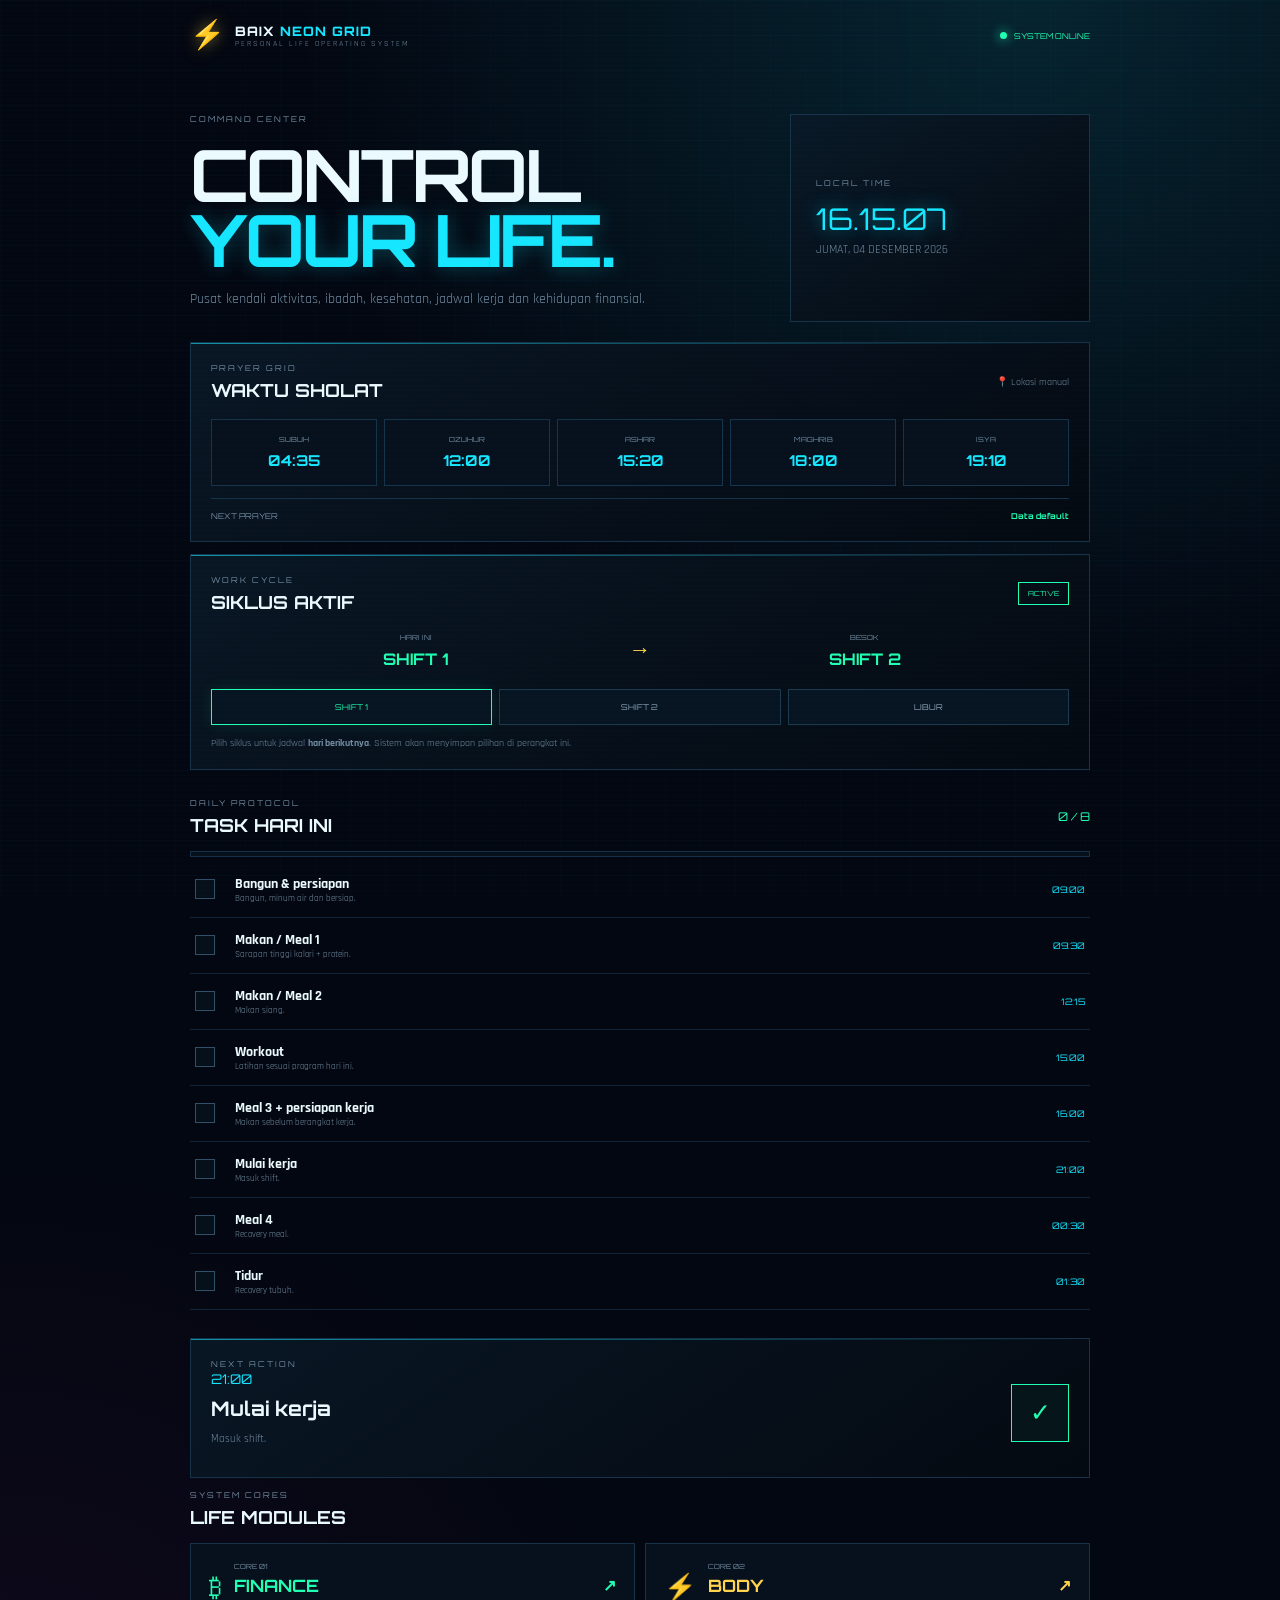
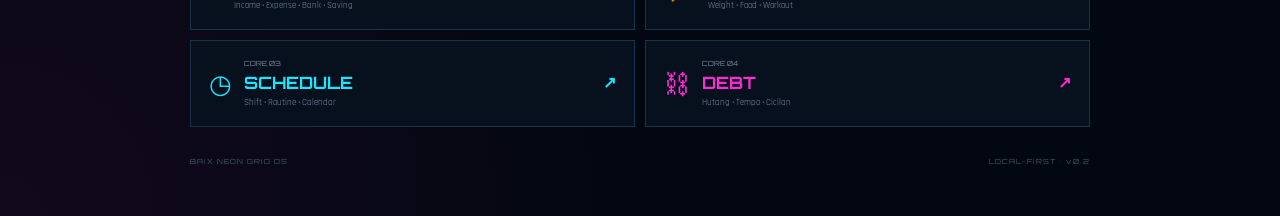
<file: index.html>
<!DOCTYPE html>
<html lang="id">
<head>
    <meta charset="UTF-8">
    <meta name="viewport" content="width=device-width, initial-scale=1.0">

    <meta name="theme-color" content="#030711">

    <title>BAIX NEON GRID OS</title>

    <link rel="stylesheet" href="style.css">
</head>

<body>

<div class="grid-background"></div>
<div class="scanlines"></div>

<div class="app">

    <!-- ================= HEADER ================= -->

    <header class="topbar">

        <div class="brand">

            <div class="brand-logo">
                ⚡
            </div>

            <div>
                <div class="brand-name">
                    BAIX <span>NEON GRID</span>
                </div>

                <div class="brand-sub">
                    PERSONAL LIFE OPERATING SYSTEM
                </div>
            </div>

        </div>

        <div class="system-status">

            <span class="status-dot"></span>

            SYSTEM ONLINE

        </div>

    </header>


    <!-- ================= CLOCK ================= -->

    <section class="hero">

        <div>

            <div class="system-label">
                COMMAND CENTER
            </div>

            <h1>
                CONTROL<br>
                <span>YOUR LIFE.</span>
            </h1>

            <p class="hero-description">
                Pusat kendali aktivitas, ibadah, kesehatan,
                jadwal kerja dan kehidupan finansial.
            </p>

        </div>


        <div class="clock-panel">

            <div class="clock-label">
                LOCAL TIME
            </div>

            <div id="clock">
                00:00:00
            </div>

            <div id="date">
                ---
            </div>

        </div>

    </section>



    <!-- ================= PRAYER ================= -->

    <section class="panel prayer-panel">

        <div class="panel-header">

            <div>
                <div class="system-label">
                    PRAYER GRID
                </div>

                <h2>
                    WAKTU SHOLAT
                </h2>
            </div>

            <div class="location-status">
                📍 <span id="location">Mendeteksi lokasi...</span>
            </div>

        </div>


        <div class="prayer-grid">

            <div class="prayer-card">
                <small>SUBUH</small>
                <strong id="subuh">--:--</strong>
            </div>

            <div class="prayer-card">
                <small>DZUHUR</small>
                <strong id="dzuhur">--:--</strong>
            </div>

            <div class="prayer-card">
                <small>ASHAR</small>
                <strong id="ashar">--:--</strong>
            </div>

            <div class="prayer-card">
                <small>MAGHRIB</small>
                <strong id="maghrib">--:--</strong>
            </div>

            <div class="prayer-card">
                <small>ISYA</small>
                <strong id="isya">--:--</strong>
            </div>

        </div>

        <div class="prayer-next">

            <span>NEXT PRAYER</span>

            <strong id="nextPrayer">
                Mendeteksi...
            </strong>

        </div>

    </section>



    <!-- ================= CYCLE ================= -->

    <section class="panel cycle-panel">

        <div class="panel-header">

            <div>
                <div class="system-label">
                    WORK CYCLE
                </div>

                <h2>
                    SIKLUS AKTIF
                </h2>
            </div>

            <div class="active-badge">
                ACTIVE
            </div>

        </div>


        <div class="current-cycle">

            <div>

                <small>
                    HARI INI
                </small>

                <strong id="currentCycle">
                    SHIFT 1
                </strong>

            </div>


            <div class="arrow">
                →
            </div>


            <div>

                <small>
                    BESOK
                </small>

                <strong id="nextCycle">
                    SHIFT 2
                </strong>

            </div>

        </div>


        <div class="cycle-buttons">

            <button data-cycle="SHIFT 1">
                SHIFT 1
            </button>

            <button data-cycle="SHIFT 2">
                SHIFT 2
            </button>

            <button data-cycle="LIBUR">
                LIBUR
            </button>

        </div>


        <div class="cycle-info">

            Pilih siklus untuk jadwal <b>hari berikutnya</b>.
            Sistem akan menyimpan pilihan di perangkat ini.

        </div>

    </section>



    <!-- ================= TASK ================= -->

    <section class="tasks-section">

        <div class="section-header">

            <div>
                <div class="system-label">
                    DAILY PROTOCOL
                </div>

                <h2>
                    TASK HARI INI
                </h2>
            </div>

            <div class="task-counter">
                <span id="doneCount">0</span> /
                <span id="totalCount">0</span>
            </div>

        </div>


        <div class="task-progress">

            <div id="taskProgress"></div>

        </div>


        <div id="taskList"></div>

    </section>



    <!-- ================= NEXT ACTION ================= -->

    <section class="panel next-panel">

        <div class="system-label">
            NEXT ACTION
        </div>

        <div class="next-action">

            <div>

                <small id="nextTaskTime">
                    --:--
                </small>

                <h2 id="nextTaskTitle">
                    Tidak ada task
                </h2>

                <p id="nextTaskDescription">
                    Semua aktivitas selesai.
                </p>

            </div>

            <button id="completeNext">
                ✓
            </button>

        </div>

    </section>



    <!-- ================= CORE SYSTEM ================= -->

    <section class="core-section">

        <div class="section-header">

            <div>

                <div class="system-label">
                    SYSTEM CORES
                </div>

                <h2>
                    LIFE MODULES
                </h2>

            </div>

        </div>


        <div class="core-grid">


            <a href="modules/finance/index.html"
               class="core-card finance">

                <div class="core-icon">
                    ₿
                </div>

                <div class="core-content">

                    <small>
                        CORE 01
                    </small>

                    <strong>
                        FINANCE
                    </strong>

                    <span>
                        Income • Expense • Bank • Saving
                    </span>

                </div>

                <b>↗</b>

            </a>



            <a href="modules/body/index.html"
               class="core-card body">

                <div class="core-icon">
                    ⚡
                </div>

                <div class="core-content">

                    <small>
                        CORE 02
                    </small>

                    <strong>
                        BODY
                    </strong>

                    <span>
                        Weight • Food • Workout
                    </span>

                </div>

                <b>↗</b>

            </a>



            <a href="modules/schedule/index.html"
               class="core-card schedule">

                <div class="core-icon">
                    ◷
                </div>

                <div class="core-content">

                    <small>
                        CORE 03
                    </small>

                    <strong>
                        SCHEDULE
                    </strong>

                    <span>
                        Shift • Routine • Calendar
                    </span>

                </div>

                <b>↗</b>

            </a>



            <a href="modules/debt/index.html"
               class="core-card debt">

                <div class="core-icon">
                    ⛓
                </div>

                <div class="core-content">

                    <small>
                        CORE 04
                    </small>

                    <strong>
                        DEBT
                    </strong>

                    <span>
                        Hutang • Tempo • Cicilan
                    </span>

                </div>

                <b>↗</b>

            </a>

        </div>

    </section>



    <footer>

        <span>
            BAIX NEON GRID OS
        </span>

        <span>
            LOCAL-FIRST • v0.2
        </span>

    </footer>

</div>


<div id="toast"></div>

<script src="app.js"></script>

</body>
</html>
</file>
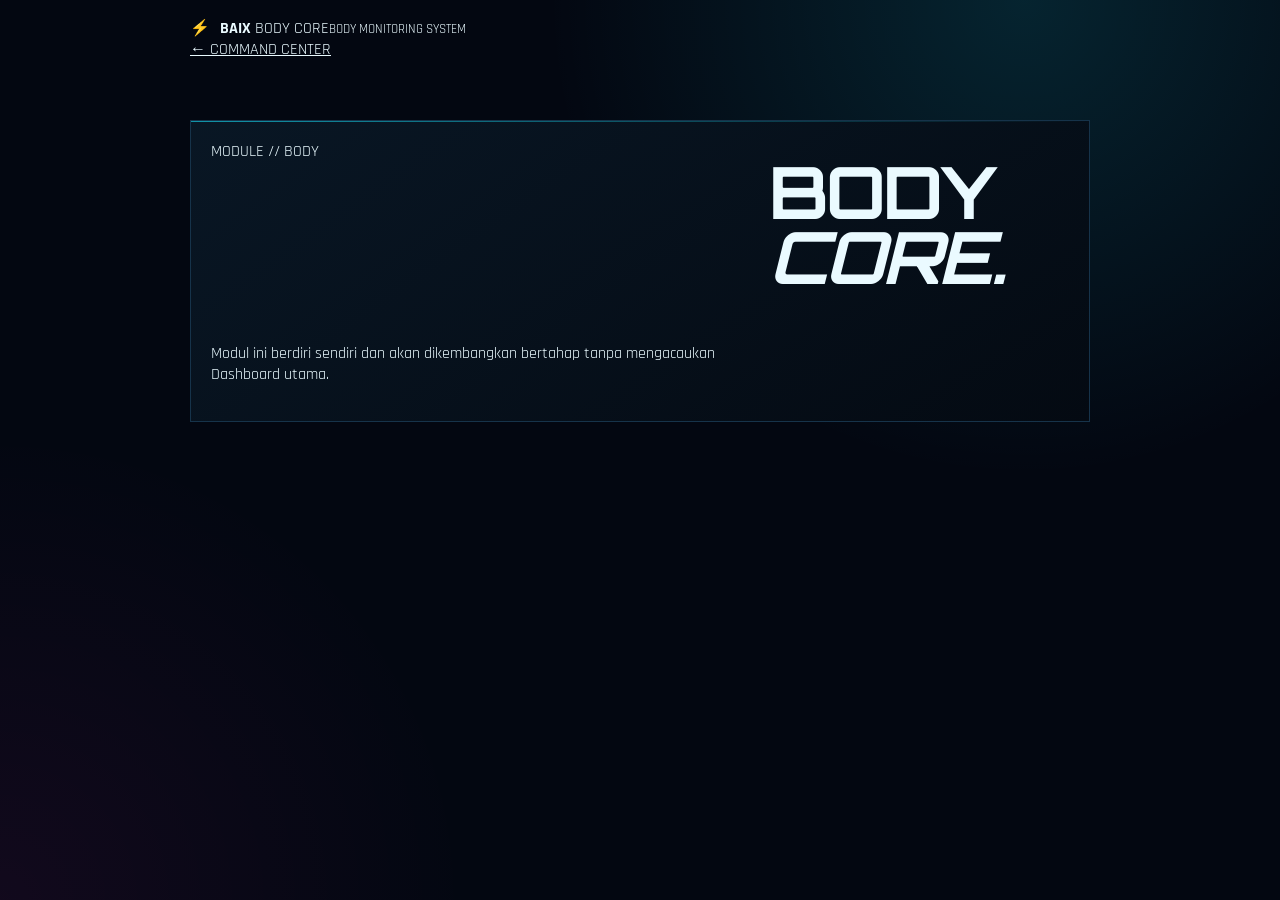
<file: modules/body/index.html>
<!doctype html><html lang="id"><head><meta charset="utf-8"><meta name="viewport" content="width=device-width,initial-scale=1"><title>BODY CORE</title><link rel="stylesheet" href="../../style.css"></head><body><div class="app"><header><div class="brand"><span class="bolt">⚡</span><div><strong>BAIX</strong> BODY CORE<small>BODY MONITORING SYSTEM</small></div></div><a class="system" href="../../index.html">← COMMAND CENTER</a></header><section class="hero panel"><div class="eyebrow">MODULE // BODY</div><h1>BODY<br><em>CORE.</em></h1><p>Modul ini berdiri sendiri dan akan dikembangkan bertahap tanpa mengacaukan Dashboard utama.</p><div class="powerline"></div></section></div></body></html>
</file>
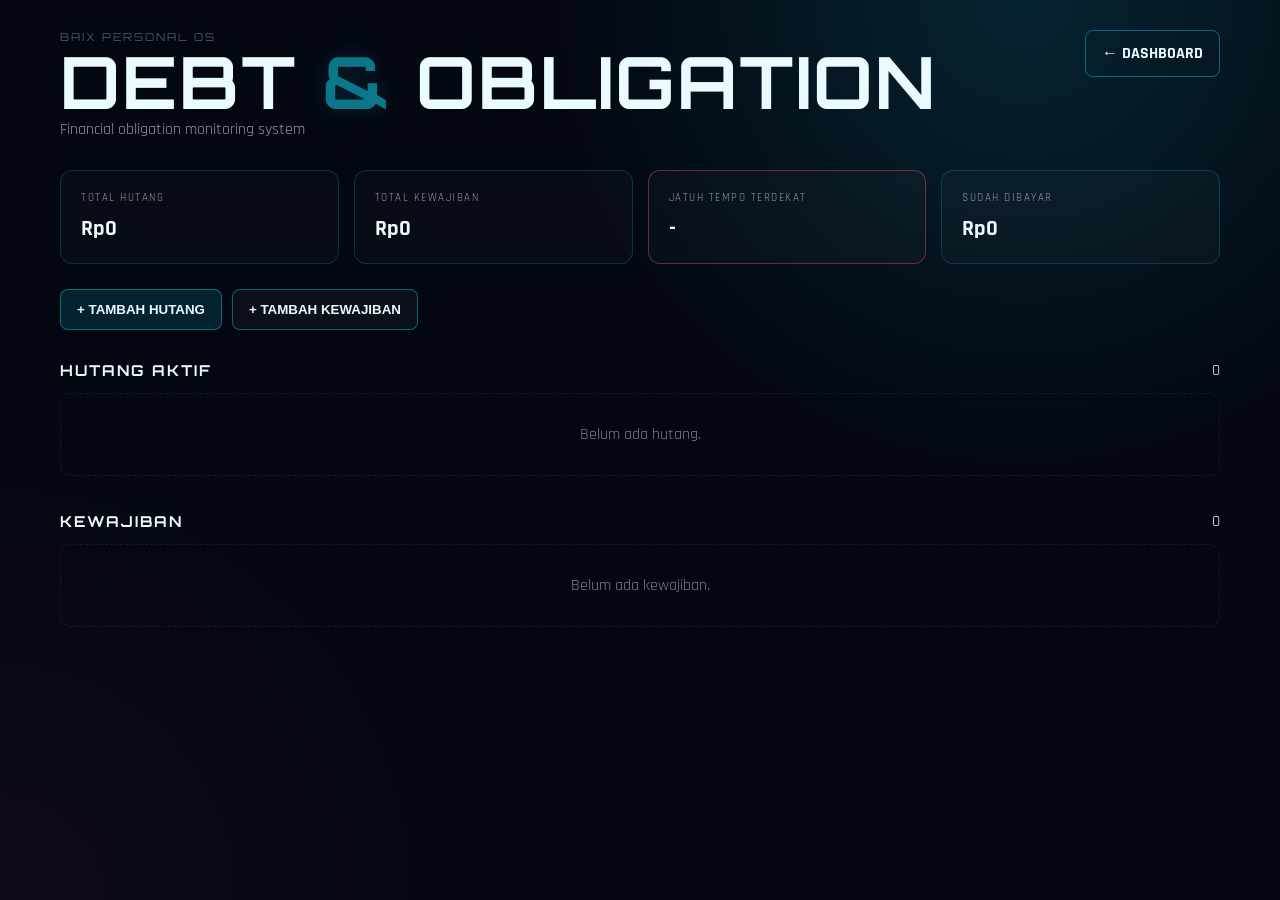
<file: modules/debt/index.html>
<!DOCTYPE html>
<html lang="id">

<head>

    <meta charset="UTF-8">

    <meta
        name="viewport"
        content="width=device-width, initial-scale=1.0"
    >

    <title>
        BAIX OS — Debt & Obligation
    </title>


    <!-- MAIN OS STYLE -->

    <link
        rel="stylesheet"
        href="../../style.css"
    >


    <!-- DEBT STYLE -->

    <link
        rel="stylesheet"
        href="debt.css"
    >

</head>


<body>

    <main class="debt-page">


        <!-- =====================================
             HEADER
        ====================================== -->

        <header class="debt-header">

            <div>

                <div class="system-label">
                    BAIX PERSONAL OS
                </div>

                <h1>
                    DEBT
                    <span>&</span>
                    OBLIGATION
                </h1>

                <p>
                    Financial obligation monitoring system
                </p>

            </div>


            <a
                href="../../index.html"
                class="back-button"
            >
                ← DASHBOARD
            </a>

        </header>



        <!-- =====================================
             OVERVIEW
        ====================================== -->

        <section class="debt-overview">


            <div class="debt-card">

                <span>
                    TOTAL HUTANG
                </span>

                <strong id="totalDebt">
                    Rp0
                </strong>

            </div>


            <div class="debt-card">

                <span>
                    TOTAL KEWAJIBAN
                </span>

                <strong id="totalObligation">
                    Rp0
                </strong>

            </div>


            <div class="debt-card danger">

                <span>
                    JATUH TEMPO TERDEKAT
                </span>

                <strong id="nearestDue">
                    -
                </strong>

            </div>


            <div class="debt-card">

                <span>
                    SUDAH DIBAYAR
                </span>

                <strong id="totalPaid">
                    Rp0
                </strong>

            </div>


        </section>



        <!-- =====================================
             ACTION
        ====================================== -->

        <section class="debt-actions">

            <button
                id="addDebt"
                class="primary-button"
            >
                + TAMBAH HUTANG
            </button>


            <button
                id="addObligation"
                class="secondary-button"
            >
                + TAMBAH KEWAJIBAN
            </button>

        </section>



        <!-- =====================================
             ACTIVE DEBT
        ====================================== -->

        <section class="debt-section">

            <div class="section-title">

                <h2>
                    HUTANG AKTIF
                </h2>

                <span id="debtCount">
                    0
                </span>

            </div>


            <div
                id="debtList"
                class="debt-list"
            >

                <div class="empty">
                    Belum ada hutang.
                </div>

            </div>

        </section>



        <!-- =====================================
             OBLIGATION
        ====================================== -->

        <section class="debt-section">

            <div class="section-title">

                <h2>
                    KEWAJIBAN
                </h2>

                <span id="obligationCount">
                    0
                </span>

            </div>


            <div
                id="obligationList"
                class="debt-list"
            >

                <div class="empty">
                    Belum ada kewajiban.
                </div>

            </div>

        </section>



        <!-- =====================================
             DEBT MODAL
        ====================================== -->

        <div
            id="debtModal"
            class="modal hidden"
        >

            <div class="modal-box">

                <div class="modal-header">

                    <div>

                        <span class="system-label">
                            DEBT CORE
                        </span>

                        <h2>
                            TAMBAH HUTANG
                        </h2>

                    </div>


                    <button
                        id="closeDebtModal"
                        class="close-button"
                    >
                        ×
                    </button>

                </div>


                <form id="debtForm">


                    <label>

                        Nama Hutang

                        <input
                            type="text"
                            id="debtName"
                            placeholder="Contoh: Hutang teman"
                            required
                        >

                    </label>



                    <label>

                        Total Hutang

                        <input
                            type="number"
                            id="debtAmount"
                            min="1"
                            placeholder="1100000"
                            required
                        >

                    </label>



                    <label>

                        Tanggal Mulai

                        <input
                            type="date"
                            id="debtStartDate"
                            required
                        >

                    </label>



                    <label>

                        Jatuh Tempo

                        <input
                            type="date"
                            id="debtDueDate"
                        >

                    </label>



                    <label>

                        Cicilan Per Bulan

                        <input
                            type="number"
                            id="debtInstallment"
                            min="0"
                            placeholder="Contoh: 200000"
                        >

                    </label>



                    <label>

                        Catatan

                        <textarea
                            id="debtNote"
                            placeholder="Catatan hutang..."
                        ></textarea>

                    </label>



                    <button
                        type="submit"
                        class="submit-button"
                    >
                        SIMPAN HUTANG
                    </button>


                </form>

            </div>

        </div>



        <!-- =====================================
             OBLIGATION MODAL
        ====================================== -->

        <div
            id="obligationModal"
            class="modal hidden"
        >

            <div class="modal-box">

                <div class="modal-header">

                    <div>

                        <span class="system-label">
                            OBLIGATION CORE
                        </span>

                        <h2>
                            TAMBAH KEWAJIBAN
                        </h2>

                    </div>


                    <button
                        id="closeObligationModal"
                        class="close-button"
                    >
                        ×
                    </button>

                </div>


                <form id="obligationForm">


                    <label>

                        Nama Kewajiban

                        <input
                            type="text"
                            id="obligationName"
                            placeholder="Contoh: UKT"
                            required
                        >

                    </label>



                    <label>

                        Jumlah

                        <input
                            type="number"
                            id="obligationAmount"
                            min="1"
                            placeholder="2702000"
                            required
                        >

                    </label>



                    <label>

                        Tanggal Kewajiban

                        <input
                            type="date"
                            id="obligationDate"
                            required
                        >

                    </label>



                    <label>

                        Cicilan

                        <input
                            type="number"
                            id="obligationInstallment"
                            min="0"
                            placeholder="Opsional"
                        >

                    </label>



                    <label>

                        Catatan

                        <textarea
                            id="obligationNote"
                            placeholder="Catatan kewajiban..."
                        ></textarea>

                    </label>



                    <button
                        type="submit"
                        class="submit-button"
                    >
                        SIMPAN KEWAJIBAN
                    </button>


                </form>

            </div>

        </div>



    </main>


    <script
        src="debt.js"
    ></script>

</body>

</html>
</file>
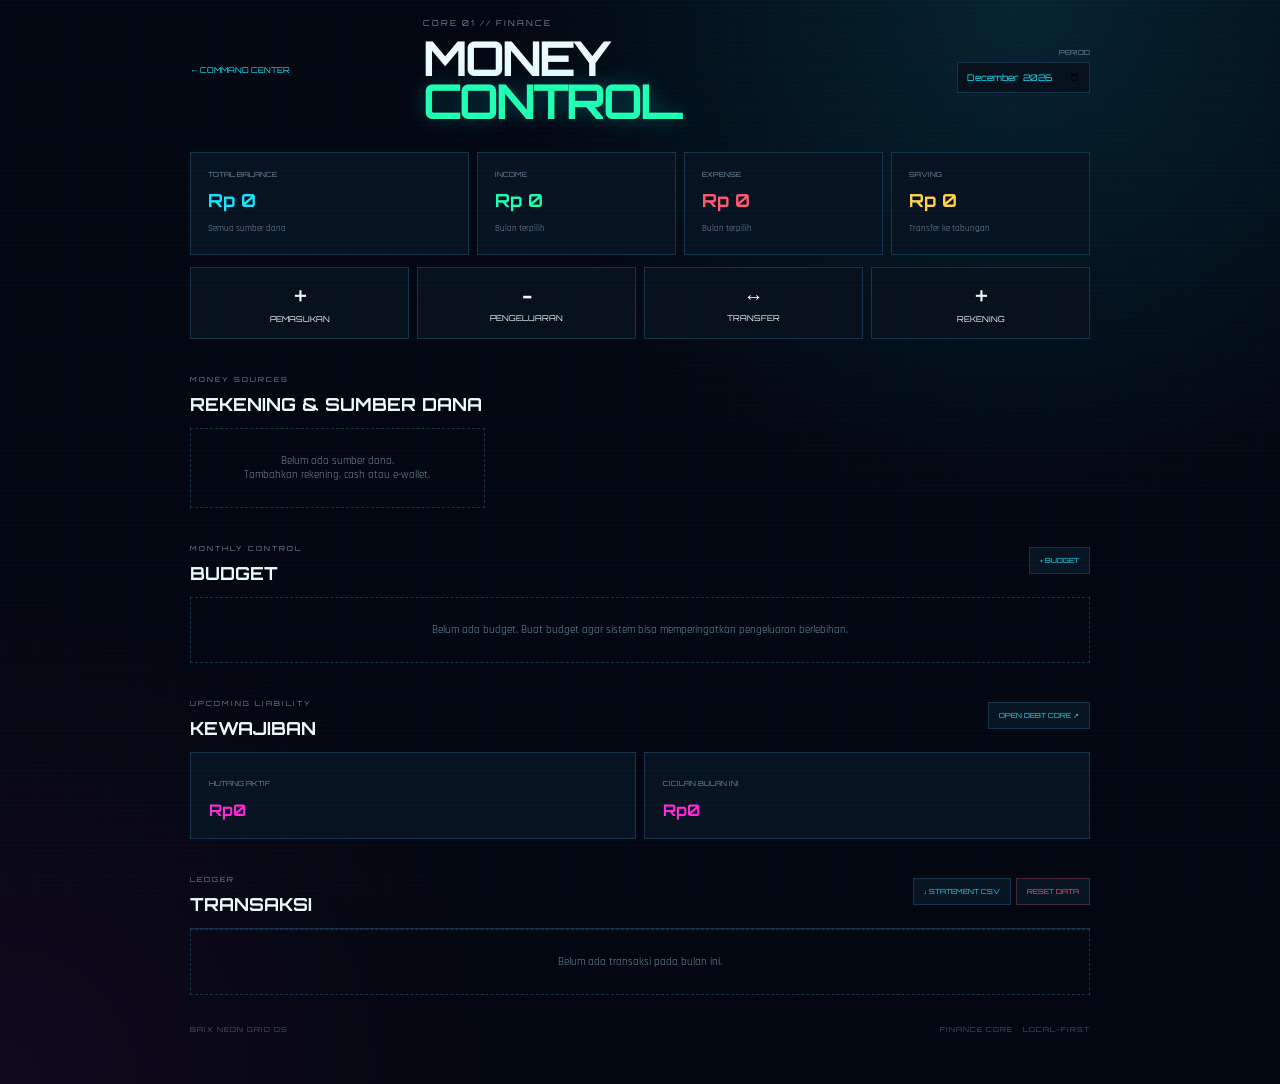
<file: modules/finance/index.html>
<!DOCTYPE html>
<html lang="id">

<head>

    <meta charset="UTF-8">

    <meta
        name="viewport"
        content="width=device-width, initial-scale=1.0"
    >

    <meta
        name="theme-color"
        content="#030711"
    >

    <title>Finance Core • BAIX</title>

    <link
        rel="stylesheet"
        href="../../style.css"
    >

    <link
        rel="stylesheet"
        href="finance.css"
    >

</head>


<body>

<div class="grid-background"></div>
<div class="scanlines"></div>


<main class="finance-app">


    <!-- HEADER -->

    <header class="finance-header">

        <a
            href="../../index.html"
            class="back-button"
        >
            ← COMMAND CENTER
        </a>


        <div class="finance-title">

            <div class="finance-code">
                CORE 01 // FINANCE
            </div>

            <h1>
                MONEY
                <span>CONTROL.</span>
            </h1>

        </div>


        <div class="finance-month">

            <label for="monthPicker">
                PERIOD
            </label>

            <input
                type="month"
                id="monthPicker"
            >

        </div>

    </header>



    <!-- ================= SUMMARY ================= -->

    <section class="money-summary">


        <div class="money-card main-balance">

            <small>
                TOTAL BALANCE
            </small>

            <strong id="totalBalance">
                Rp0
            </strong>

            <span>
                Semua sumber dana
            </span>

        </div>


        <div class="money-card income">

            <small>
                INCOME
            </small>

            <strong id="monthIncome">
                Rp0
            </strong>

            <span>
                Bulan terpilih
            </span>

        </div>


        <div class="money-card expense">

            <small>
                EXPENSE
            </small>

            <strong id="monthExpense">
                Rp0
            </strong>

            <span>
                Bulan terpilih
            </span>

        </div>


        <div class="money-card saving">

            <small>
                SAVING
            </small>

            <strong id="monthSaving">
                Rp0
            </strong>

            <span>
                Transfer ke tabungan
            </span>

        </div>


    </section>



    <!-- ================= QUICK ACTION ================= -->

    <section class="quick-actions">

        <button
            class="action income-action"
            id="openIncome"
        >
            <b>＋</b>
            PEMASUKAN
        </button>


        <button
            class="action expense-action"
            id="openExpense"
        >
            <b>−</b>
            PENGELUARAN
        </button>


        <button
            class="action transfer-action"
            id="openTransfer"
        >
            <b>↔</b>
            TRANSFER
        </button>


        <button
            class="action account-action"
            id="openAccount"
        >
            <b>＋</b>
            REKENING
        </button>

    </section>



    <!-- ================= ACCOUNTS ================= -->

    <section class="finance-section">

        <div class="section-title">

            <div>

                <small>
                    MONEY SOURCES
                </small>

                <h2>
                    REKENING & SUMBER DANA
                </h2>

            </div>

        </div>


        <div
            id="accounts"
            class="accounts-grid"
        ></div>

    </section>



    <!-- ================= BUDGET ================= -->

    <section class="finance-section">

        <div class="section-title">

            <div>

                <small>
                    MONTHLY CONTROL
                </small>

                <h2>
                    BUDGET
                </h2>

            </div>

            <button
                id="addBudget"
                class="small-button"
            >
                + BUDGET
            </button>

        </div>


        <div
            id="budgetList"
            class="budget-list"
        ></div>

    </section>



    <!-- ================= OBLIGATION ================= -->

    <section class="finance-section">

        <div class="section-title">

            <div>

                <small>
                    UPCOMING LIABILITY
                </small>

                <h2>
                    KEWAJIBAN
                </h2>

            </div>

            <a
                href="../debt/index.html"
                class="small-button"
            >
                OPEN DEBT CORE ↗
            </a>

        </div>


        <div class="obligation-grid">

            <div class="obligation-card">

                <small>
                    HUTANG AKTIF
                </small>

                <strong id="activeDebt">
                    Rp0
                </strong>

            </div>


            <div class="obligation-card">

                <small>
                    CICILAN BULAN INI
                </small>

                <strong id="monthlyDebt">
                    Rp0
                </strong>

            </div>

        </div>

    </section>



    <!-- ================= TRANSACTIONS ================= -->

    <section class="finance-section">

        <div class="section-title">

            <div>

                <small>
                    LEDGER
                </small>

                <h2>
                    TRANSAKSI
                </h2>

            </div>


            <div class="ledger-tools">

                <button
                    id="exportCsv"
                    class="small-button"
                >
                    ↓ STATEMENT CSV
                </button>

                <button
                    id="clearTransactions"
                    class="danger-button"
                >
                    RESET DATA
                </button>

            </div>

        </div>


        <div
            id="transactionList"
            class="transaction-list"
        ></div>

    </section>



    <!-- ================= MODAL ================= -->

    <div
        id="modal"
        class="modal hidden"
    >

        <div class="modal-box">

            <div class="modal-header">

                <h2 id="modalTitle">
                    TRANSACTION
                </h2>

                <button
                    id="closeModal"
                    class="close-button"
                >
                    ×
                </button>

            </div>


            <form id="transactionForm">

                <input
                    type="hidden"
                    id="transactionType"
                >


                <label>
                    Tanggal

                    <input
                        type="date"
                        id="transactionDate"
                        required
                    >

                </label>


                <label>
                    Jumlah

                    <input
                        type="number"
                        id="transactionAmount"
                        min="1"
                        required
                        placeholder="Contoh: 50000"
                    >

                </label>


                <label>
                    Kategori

                    <select
                        id="transactionCategory"
                        required
                    >

                        <option value="">
                            Pilih kategori
                        </option>

                        <option>
                            Gaji
                        </option>

                        <option>
                            Makanan
                        </option>

                        <option>
                            Rokok
                        </option>

                        <option>
                            Kontrakan
                        </option>

                        <option>
                            Listrik
                        </option>

                        <option>
                            Bensin
                        </option>

                        <option>
                            Orang Tua
                        </option>

                        <option>
                            Belanja
                        </option>

                        <option>
                            Hiburan
                        </option>

                        <option>
                            Lainnya
                        </option>

                    </select>

                </label>


                <label>
                    Sumber Dana

                    <select
                        id="transactionAccount"
                        required
                    ></select>

                </label>


                <label>
                    Catatan

                    <textarea
                        id="transactionNote"
                        placeholder="Catatan..."
                    ></textarea>

                </label>


                <button
                    type="submit"
                    class="submit-button"
                >
                    SIMPAN TRANSAKSI
                </button>

            </form>

        </div>

    </div>


    <!-- ================= TRANSFER MODAL ================= -->
<div
    id="transferModal"
    class="modal hidden"
>

    <div class="modal-box">

        <div class="modal-header">

            <h2>
                ↔ TRANSFER DANA
            </h2>

            <button
                id="closeTransferModal"
                class="close-button"
            >
                ×
            </button>

        </div>


        <form id="transferForm">

            <label>
                Tanggal

                <input
                    type="date"
                    id="transferDate"
                    required
                >
            </label>


            <label>
                Dari Rekening

                <select
                    id="transferFrom"
                    required
                ></select>
            </label>


            <label>
                Ke Rekening

                <select
                    id="transferTo"
                    required
                ></select>
            </label>


            <label>
                Jumlah

                <input
                    type="number"
                    id="transferAmount"
                    min="1"
                    required
                    placeholder="Contoh: 500000"
                >
            </label>


            <label>
                Catatan

                <textarea
                    id="transferNote"
                    placeholder="Contoh: Ambil cash untuk kebutuhan harian"
                ></textarea>

            </label>


            <button
                type="submit"
                class="submit-button"
            >
                KONFIRMASI TRANSFER
            </button>

        </form>

    </div>

</div>


    <!-- ACCOUNT MODAL -->

    <div
        id="accountModal"
        class="modal hidden"
    >

        <div class="modal-box">

            <div class="modal-header">

                <h2>
                    TAMBAH REKENING
                </h2>

                <button
                    id="closeAccountModal"
                    class="close-button"
                >
                    ×
                </button>

            </div>


            <form id="accountForm">

                <label>
                    Nama

                    <input
                        id="accountName"
                        required
                        placeholder="Contoh: BRI"
                    >

                </label>


                <label>
                    Jenis

                    <select id="accountType">

                        <option>
                            Bank
                        </option>

                        <option>
                            Cash
                        </option>

                        <option>
                            E-Wallet
                        </option>

                        <option>
                            Tabungan
                        </option>

                    </select>

                </label>


                <label>
                    Saldo Awal

                    <input
                        type="number"
                        id="accountBalance"
                        min="0"
                        value="0"
                    >

                </label>


                <button
                    type="submit"
                    class="submit-button"
                >
                    TAMBAH REKENING
                </button>

            </form>

        </div>

    </div>



    <footer>

        <span>
            BAIX NEON GRID OS
        </span>

        <span>
            FINANCE CORE • LOCAL-FIRST
        </span>

    </footer>


</main>


<div id="toast"></div>


<script src="finance.js"></script>

</body>
</html>
</file>
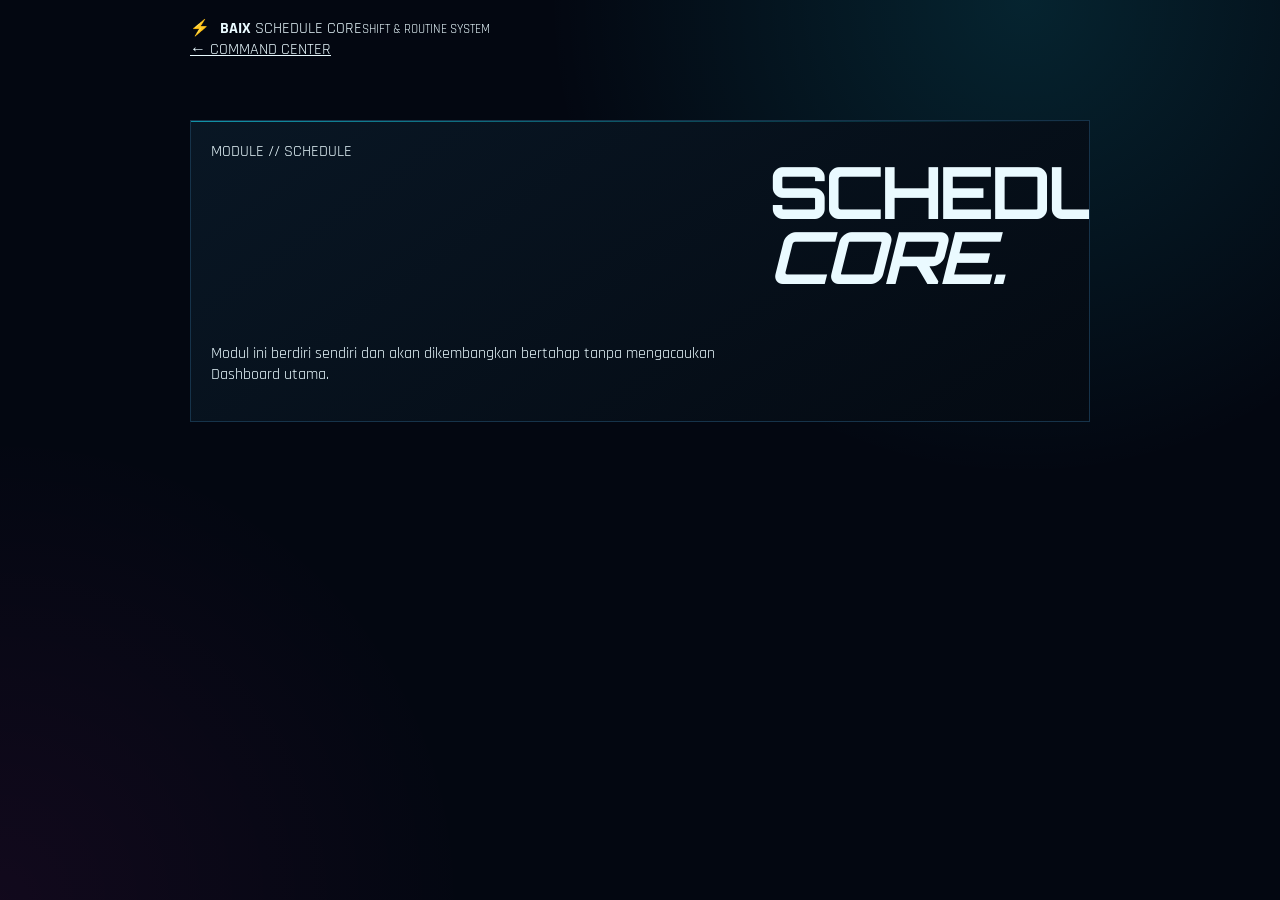
<file: modules/schedule/index.html>
<!doctype html><html lang="id"><head><meta charset="utf-8"><meta name="viewport" content="width=device-width,initial-scale=1"><title>SCHEDULE CORE</title><link rel="stylesheet" href="../../style.css"></head><body><div class="app"><header><div class="brand"><span class="bolt">⚡</span><div><strong>BAIX</strong> SCHEDULE CORE<small>SHIFT & ROUTINE SYSTEM</small></div></div><a class="system" href="../../index.html">← COMMAND CENTER</a></header><section class="hero panel"><div class="eyebrow">MODULE // SCHEDULE</div><h1>SCHEDULE<br><em>CORE.</em></h1><p>Modul ini berdiri sendiri dan akan dikembangkan bertahap tanpa mengacaukan Dashboard utama.</p><div class="powerline"></div></section></div></body></html>
</file>
<file: style.css>
@import url('https://fonts.googleapis.com/css2?family=Orbitron:wght@500;600;700;800&family=Rajdhani:wght@500;600;700&display=swap');


:root {

    --bg: #030711;

    --panel: #071321;

    --panel2: #091a29;

    --line: #16334a;

    --cyan: #16e6ff;

    --green: #20ffb2;

    --yellow: #ffd34d;

    --pink: #ff2bd6;

    --text: #eafaff;

    --muted: #718ba1;

}


* {

    box-sizing: border-box;

}


html {

    scroll-behavior: smooth;

}


body {

    margin: 0;

    min-height: 100vh;

    background:
        radial-gradient(
            circle at 80% 0%,
            rgba(22,230,255,.13),
            transparent 35%
        ),
        radial-gradient(
            circle at 0% 100%,
            rgba(255,43,214,.06),
            transparent 30%
        ),
        var(--bg);

    color: var(--text);

    font-family: 'Rajdhani', sans-serif;

}


a {

    color: inherit;

}


.grid-background {

    position: fixed;

    inset: 0;

    pointer-events: none;

    opacity: .08;

    background-image:

        linear-gradient(
            rgba(22,230,255,.25) 1px,
            transparent 1px
        ),

        linear-gradient(
            90deg,
            rgba(22,230,255,.25) 1px,
            transparent 1px
        );

    background-size: 35px 35px;

}


.scanlines {

    position: fixed;

    inset: 0;

    pointer-events: none;

    z-index: 100;

    opacity: .025;

    background:
        repeating-linear-gradient(
            0deg,
            transparent 0px,
            transparent 4px,
            #fff 5px
        );

}


.app {

    position: relative;

    width: min(
        900px,
        calc(100% - 24px)
    );

    margin: auto;

    padding:

        18px
        0
        50px;

}


/* ================= HEADER ================= */

.topbar {

    display: flex;

    justify-content:
        space-between;

    align-items:
        center;

}


.brand {

    display: flex;

    align-items:
        center;

    gap: 10px;

}


.brand-logo {

    font-size: 28px;

    color: var(--yellow);

    text-shadow:
        0 0 15px
        rgba(255,211,77,.5);

}


.brand-name {

    font-family:
        Orbitron;

    font-weight:
        800;

    font-size:
        13px;

    letter-spacing:
        1px;

}


.brand-name span {

    color:
        var(--cyan);

}


.brand-sub {

    font-size:
        8px;

    color:
        var(--muted);

    letter-spacing:
        2px;

}


.system-status {

    font-family:
        Orbitron;

    font-size:
        8px;

    color:
        var(--green);

}


.status-dot {

    display:
        inline-block;

    width:
        7px;

    height:
        7px;

    border-radius:
        50%;

    background:
        var(--green);

    box-shadow:
        0 0 12px
        var(--green);

    margin-right:
        5px;

}


/* ================= HERO ================= */

.hero {

    display:
        grid;

    grid-template-columns:
        1fr 300px;

    gap:
        20px;

    margin:
        60px 0 20px;

}


.system-label {

    font-family:
        Orbitron;

    font-size:
        8px;

    letter-spacing:
        2px;

    color:
        var(--muted);

}


h1 {

    margin:
        18px 0;

    font-family:
        Orbitron;

    font-size:
        clamp(40px, 8vw, 72px);

    line-height:
        .9;

    letter-spacing:
        -3px;

}


h1 span {

    color:
        var(--cyan);

    text-shadow:
        0 0 20px
        rgba(22,230,255,.3);

}


.hero-description {

    max-width:
        500px;

    color:
        var(--muted);

    font-size:
        14px;

}


.clock-panel {

    display:
        flex;

    flex-direction:
        column;

    justify-content:
        center;

    border:
        1px solid
        var(--line);

    background:
        linear-gradient(
            145deg,
            #091927,
            #040a12
        );

    padding:
        25px;

}


.clock-label {

    font-family:
        Orbitron;

    color:
        var(--muted);

    font-size:
        8px;

    letter-spacing:
        2px;

}


#clock {

    margin-top:
        12px;

    font-family:
        Orbitron;

    font-size:
        30px;

    color:
        var(--cyan);

    text-shadow:
        0 0 18px
        rgba(22,230,255,.5);

}


#date {

    margin-top:
        5px;

    font-size:
        12px;

    color:
        var(--muted);

}


/* ================= PANEL ================= */

.panel {

    position:
        relative;

    background:
        linear-gradient(
            145deg,
            rgba(9,23,37,.97),
            rgba(4,10,18,.97)
        );

    border:
        1px solid
        var(--line);

    padding:
        20px;

    margin-bottom:
        12px;

    overflow:
        hidden;

}


.panel::before {

    content: "";

    position:
        absolute;

    top: 0;
    left: 0;
    right: 0;

    height:
        1px;

    background:
        linear-gradient(
            90deg,
            var(--cyan),
            transparent
        );

    opacity:
        .6;

}


.panel-header {

    display:
        flex;

    justify-content:
        space-between;

    align-items:
        center;

    gap:
        10px;

}


h2 {

    font-family:
        Orbitron;

    font-size:
        18px;

    margin:
        6px 0 0;

}


.location-status {

    font-size:
        10px;

    color:
        var(--muted);

}


/* ================= PRAYER ================= */

.prayer-grid {

    display:
        grid;

    grid-template-columns:
        repeat(5, 1fr);

    gap:
        7px;

    margin-top:
        18px;

}


.prayer-card {

    text-align:
        center;

    padding:
        15px 5px;

    background:
        #06111d;

    border:
        1px solid
        #15334a;

}


.prayer-card small {

    display:
        block;

    font-family:
        Orbitron;

    font-size:
        7px;

    color:
        var(--muted);

}


.prayer-card strong {

    display:
        block;

    margin-top:
        7px;

    font-family:
        Orbitron;

    font-size:
        15px;

    color:
        var(--cyan);

}


.prayer-card.next {

    border-color:
        var(--green);

    box-shadow:
        0 0 18px
        rgba(32,255,178,.12);

}


.prayer-next {

    display:
        flex;

    justify-content:
        space-between;

    margin-top:
        12px;

    padding-top:
        12px;

    border-top:
        1px solid
        #15334a;

    font-family:
        Orbitron;

    font-size:
        8px;

    color:
        var(--muted);

}


.prayer-next strong {

    color:
        var(--green);

}


/* ================= CYCLE ================= */

.current-cycle {

    display:
        grid;

    grid-template-columns:
        1fr 40px 1fr;

    align-items:
        center;

    text-align:
        center;

    margin:
        20px 0;

}


.current-cycle small {

    display:
        block;

    font-family:
        Orbitron;

    color:
        var(--muted);

    font-size:
        7px;

}


.current-cycle strong {

    display:
        block;

    margin-top:
        7px;

    font-family:
        Orbitron;

    color:
        var(--green);

}


.arrow {

    color:
        var(--yellow);

    font-size:
        22px;

}


.cycle-buttons {

    display:
        grid;

    grid-template-columns:
        repeat(3, 1fr);

    gap:
        7px;

}


.cycle-buttons button {

    border:
        1px solid
        #1a3a50;

    background:
        #071522;

    color:
        #8ba5b8;

    padding:
        12px 5px;

    cursor:
        pointer;

    font-family:
        Orbitron;

    font-size:
        8px;

    transition:
        .2s;

}


.cycle-buttons button:hover,
.cycle-buttons button.active {

    color:
        var(--green);

    border-color:
        var(--green);

    box-shadow:
        0 0 15px
        rgba(32,255,178,.1);

}


.active-badge {

    border:
        1px solid
        var(--green);

    padding:
        6px 9px;

    color:
        var(--green);

    font-family:
        Orbitron;

    font-size:
        7px;

}


.cycle-info {

    margin-top:
        12px;

    color:
        var(--muted);

    font-size:
        10px;

}


/* ================= TASK ================= */

.tasks-section {

    margin:
        28px 0;

}


.section-header {

    display:
        flex;

    justify-content:
        space-between;

    align-items:
        center;

}


.task-counter {

    font-family:
        Orbitron;

    font-size:
        12px;

    color:
        var(--green);

}


.task-progress {

    height:
        6px;

    background:
        #06101a;

    border:
        1px solid
        #153048;

    margin:
        15px 0 5px;

}


#taskProgress {

    display:
        block;

    height:
        100%;

    width:
        0%;

    background:
        linear-gradient(
            90deg,
            var(--cyan),
            var(--green)
        );

    box-shadow:
        0 0 12px
        var(--cyan);

    transition:
        .3s;

}


.task {

    display:
        grid;

    grid-template-columns:
        30px 1fr auto;

    align-items:
        center;

    gap:
        10px;

    padding:
        13px 5px;

    border-bottom:
        1px solid
        #122538;

}


.task-check {

    width:
        20px;

    height:
        20px;

    border:
        1px solid
        #315067;

    background:
        #06101a;

    color:
        var(--green);

    cursor:
        pointer;

}


.task-title {

    display:
        block;

    font-size:
        14px;

    font-weight:
        700;

}


.task-meta {

    display:
        block;

    color:
        var(--muted);

    font-size:
        9px;

}


.task-time {

    font-family:
        Orbitron;

    font-size:
        9px;

    color:
        var(--cyan);

}


.task.completed {

    opacity:
        .4;

}


.task.completed .task-title {

    text-decoration:
        line-through;

}


/* ================= NEXT ================= */

.next-action {

    display:
        flex;

    justify-content:
        space-between;

    align-items:
        center;

    gap:
        15px;

}


.next-action small {

    font-family:
        Orbitron;

    color:
        var(--cyan);

}


.next-action h2 {

    font-size:
        20px;

}


.next-action p {

    color:
        var(--muted);

    font-size:
        11px;

}


#completeNext {

    width:
        58px;

    height:
        58px;

    border:
        1px solid
        var(--green);

    background:
        #06151a;

    color:
        var(--green);

    font-size:
        25px;

    cursor:
        pointer;

}


/* ================= CORES ================= */

.core-grid {

    display:
        grid;

    grid-template-columns:
        1fr 1fr;

    gap:
        10px;

    margin-top:
        15px;

}


.core-card {

    display:
        flex;

    align-items:
        center;

    gap:
        12px;

    text-decoration:
        none;

    padding:
        18px;

    background:
        #07111d;

    border:
        1px solid
        var(--line);

    transition:
        .2s;

}


.core-card:hover {

    transform:
        translateY(-3px);

    border-color:
        var(--cyan);

}


.core-icon {

    font-family:
        Orbitron;

    font-size:
        26px;

}


.core-content {

    flex:
        1;

}


.core-content small {

    display:
        block;

    font-family:
        Orbitron;

    font-size:
        7px;

    color:
        var(--muted);

}


.core-content strong {

    display:
        block;

    font-family:
        Orbitron;

    font-size:
        17px;

    margin:
        4px 0;

}


.core-content span {

    display:
        block;

    color:
        var(--muted);

    font-size:
        9px;

}


.finance {

    color:
        var(--green);

}


.body {

    color:
        var(--yellow);

}


.schedule {

    color:
        var(--cyan);

}


.debt {

    color:
        var(--pink);

}


/* ================= FOOTER ================= */

footer {

    display:
        flex;

    justify-content:
        space-between;

    margin-top:
        30px;

    color:
        #405a70;

    font-family:
        Orbitron;

    font-size:
        7px;

    letter-spacing:
        1px;

}


/* ================= TOAST ================= */

#toast {

    position:
        fixed;

    bottom:
        20px;

    left:
        50%;

    transform:
        translate(-50%, 20px);

    opacity:
        0;

    background:
        #071724;

    border:
        1px solid
        var(--cyan);

    color:
        var(--cyan);

    padding:
        10px 15px;

    font-family:
        Orbitron;

    font-size:
        8px;

    z-index:
        200;

    transition:
        .2s;

}


#toast.show {

    opacity:
        1;

    transform:
        translate(-50%, 0);

}


/* ================= MOBILE ================= */

@media(max-width:680px) {

    .app {

        width:
            calc(100% - 20px);

    }


    .hero {

        grid-template-columns:
            1fr;

        margin-top:
            35px;

    }


    .clock-panel {

        min-height:
            120px;

    }


    .prayer-grid {

        overflow-x:
            auto;

        grid-template-columns:
            repeat(5, 80px);

    }


    .core-grid {

        grid-template-columns:
            1fr;

    }


    .brand-sub {

        display:
            none;

    }


    .system-status {

        font-size:
            7px;

    }


    h1 {

        font-size:
            42px;

    }

}
</file>
<file: modules/debt/debt.css>
/* ==========================================
   BAIX DEBT & OBLIGATION CORE
   CYBERPUNK FINANCIAL SYSTEM
========================================== */


/* ==========================================
   PAGE
========================================== */

.debt-page {

    width: 100%;
    max-width: 1200px;

    margin: 0 auto;

    padding: 30px 20px 60px;

}


/* ==========================================
   HEADER
========================================== */

.debt-header {

    display: flex;

    justify-content: space-between;

    align-items: flex-start;

    gap: 20px;

    margin-bottom: 30px;

}


.debt-header h1 {

    margin: 5px 0;

    letter-spacing: 2px;

}


.debt-header h1 span {

    opacity: 0.5;

}


.debt-header p {

    margin: 0;

    opacity: 0.6;

}


.system-label {

    font-size: 11px;

    letter-spacing: 2px;

    opacity: 0.6;

}


/* ==========================================
   BUTTON
========================================== */

.back-button,
.primary-button,
.secondary-button {

    border: 1px solid
        rgba(0, 229, 255, 0.4);

    padding: 12px 16px;

    border-radius: 8px;

    text-decoration: none;

    cursor: pointer;

    font-weight: 700;

    background: transparent;

    color: inherit;

    transition:
        0.2s ease;

}


.back-button:hover,
.primary-button:hover,
.secondary-button:hover {

    transform:
        translateY(-2px);

    border-color:
        rgba(0, 229, 255, 0.8);

    box-shadow:
        0 0 15px
        rgba(0, 229, 255, 0.15);

}


.primary-button {

    background:
        rgba(0, 229, 255, 0.12);

}


.secondary-button {

    background:
        rgba(255, 255, 255, 0.04);

}


/* ==========================================
   HIDDEN
========================================== */

.hidden {

    display: none !important;

}


/* ==========================================
   OVERVIEW
========================================== */

.debt-overview {

    display: grid;

    grid-template-columns:
        repeat(4, 1fr);

    gap: 15px;

    margin-bottom: 25px;

}


.debt-card {

    padding: 20px;

    border: 1px solid
        rgba(0, 229, 255, 0.18);

    border-radius: 12px;

    background:
        rgba(255, 255, 255, 0.025);

    transition:
        0.2s ease;

}


.debt-card:hover {

    border-color:
        rgba(0, 229, 255, 0.4);

    transform:
        translateY(-2px);

}


.debt-card span {

    display: block;

    font-size: 11px;

    letter-spacing: 1.5px;

    opacity: 0.6;

    margin-bottom: 10px;

}


.debt-card strong {

    font-size: 22px;

}


.debt-card.danger {

    border-color:
        rgba(255, 80, 100, 0.4);

}


/* ==========================================
   ACTIONS
========================================== */

.debt-actions {

    display: flex;

    gap: 10px;

    margin-bottom: 30px;

}


/* ==========================================
   SECTION
========================================== */

.debt-section {

    margin-bottom: 35px;

}


.section-title {

    display: flex;

    justify-content: space-between;

    align-items: center;

    margin-bottom: 12px;

}


.section-title h2 {

    font-size: 15px;

    letter-spacing: 2px;

    margin: 0;

}


/* ==========================================
   LIST
========================================== */

.debt-list {

    display: grid;

    gap: 10px;

}


.empty {

    padding: 30px;

    text-align: center;

    opacity: 0.5;

    border: 1px dashed
        rgba(255, 255, 255, 0.15);

    border-radius: 10px;

}


/* ==========================================
   MODAL BACKDROP
========================================== */

.modal {

    position: fixed;

    inset: 0;

    z-index: 9999;

    display: flex;

    align-items: center;

    justify-content: center;

    padding: 20px;

    background:
        rgba(0, 0, 0, 0.78);

    backdrop-filter:
        blur(6px);

}


/* ==========================================
   MODAL HIDDEN
========================================== */

.modal.hidden {

    display: none !important;

}


/* ==========================================
   MODAL BOX
========================================== */

.modal-box {

    width: 100%;

    max-width: 600px;

    max-height: 90vh;

    overflow-y: auto;

    padding: 25px;

    border: 1px solid
        rgba(0, 229, 255, 0.4);

    border-radius: 14px;

    background:
        #06131d;

    box-shadow:
        0 0 40px
        rgba(0, 229, 255, 0.15);

}


/* ==========================================
   MODAL HEADER
========================================== */

.modal-header {

    display: flex;

    justify-content: space-between;

    align-items: flex-start;

    gap: 15px;

    margin-bottom: 20px;

}


.modal-header h2 {

    margin:
        5px 0 0;

    letter-spacing: 1px;

}


/* ==========================================
   CLOSE BUTTON
========================================== */

.close-button {

    cursor: pointer;

    border: 1px solid
        rgba(255, 80, 100, 0.45);

    background:
        transparent;

    color: inherit;

    padding: 8px 12px;

    border-radius: 7px;

    font-size: 20px;

    line-height: 1;

    transition:
        0.2s ease;

}


.close-button:hover {

    border-color:
        rgba(255, 80, 100, 0.9);

    transform:
        scale(1.05);

}


/* ==========================================
   FORM
========================================== */

.modal-box form {

    display: flex;

    flex-direction: column;

    gap: 15px;

}


.modal-box label {

    display: flex;

    flex-direction: column;

    gap: 7px;

    font-size: 13px;

    letter-spacing: 0.5px;

}


.modal-box input,
.modal-box textarea {

    width: 100%;

    box-sizing: border-box;

    padding: 12px 14px;

    border: 1px solid
        rgba(0, 229, 255, 0.2);

    border-radius: 8px;

    outline: none;

    background:
        rgba(255, 255, 255, 0.035);

    color: inherit;

    font-family: inherit;

}


.modal-box input:focus,
.modal-box textarea:focus {

    border-color:
        rgba(0, 229, 255, 0.7);

    box-shadow:
        0 0 12px
        rgba(0, 229, 255, 0.1);

}


.modal-box textarea {

    min-height: 90px;

    resize: vertical;

}


/* ==========================================
   SUBMIT BUTTON
========================================== */

.submit-button {

    width: 100%;

    padding: 13px;

    margin-top: 5px;

    border: 1px solid
        rgba(0, 229, 255, 0.5);

    border-radius: 8px;

    cursor: pointer;

    font-weight: 800;

    letter-spacing: 1px;

    background:
        rgba(0, 229, 255, 0.12);

    color: inherit;

    transition:
        0.2s ease;

}


.submit-button:hover {

    border-color:
        rgba(0, 229, 255, 0.9);

    box-shadow:
        0 0 18px
        rgba(0, 229, 255, 0.15);

    transform:
        translateY(-1px);

}


/* ==========================================
   SCROLLBAR MODAL
========================================== */

.modal-box::-webkit-scrollbar {

    width: 5px;

}


.modal-box::-webkit-scrollbar-thumb {

    border-radius: 10px;

    background:
        rgba(0, 229, 255, 0.3);

}


/* ==========================================
   RESPONSIVE — TABLET
========================================== */

@media (max-width: 800px) {

    .debt-overview {

        grid-template-columns:
            repeat(2, 1fr);

    }

}


/* ==========================================
   RESPONSIVE — MOBILE
========================================== */

@media (max-width: 550px) {

    .debt-page {

        padding:
            20px 14px 50px;

    }


    .debt-header {

        flex-direction: column;

    }


    .debt-overview {

        grid-template-columns:
            1fr;

    }


    .debt-actions {

        flex-direction: column;

    }


    .primary-button,
    .secondary-button {

        width: 100%;

    }


    .modal {

        padding: 12px;

    }


    .modal-box {

        padding: 20px;

        max-height: 92vh;

    }

}
</file>
<file: modules/finance/finance.css>
.finance-app {

    width:
        min(900px, calc(100% - 20px));

    margin:
        auto;

    padding:
        18px 0 50px;

}


.finance-header {

    display:
        grid;

    grid-template-columns:
        1fr 2fr 1fr;

    align-items:
        center;

    gap:
        15px;

    margin-bottom:
        30px;

}


.back-button {

    color:
        var(--cyan);

    text-decoration:
        none;

    font-family:
        Orbitron;

    font-size:
        8px;

}


.finance-code {

    font-family:
        Orbitron;

    color:
        var(--muted);

    font-size:
        8px;

    letter-spacing:
        2px;

}


.finance-title h1 {

    margin:
        8px 0 0;

    font-size:
        clamp(30px, 6vw, 48px);

}


.finance-title h1 span {

    color:
        var(--green);

}


.finance-month {

    text-align:
        right;

}


.finance-month label {

    display:
        block;

    color:
        var(--muted);

    font-family:
        Orbitron;

    font-size:
        7px;

    margin-bottom:
        5px;

}


.finance-month input {

    background:
        #06111c;

    border:
        1px solid
        var(--line);

    color:
        var(--cyan);

    padding:
        8px;

    font-family:
        Orbitron;

    font-size:
        9px;

}


/* SUMMARY */

.money-summary {

    display:
        grid;

    grid-template-columns:
        1.4fr 1fr 1fr 1fr;

    gap:
        8px;

}


.money-card {

    background:
        #071321;

    border:
        1px solid
        var(--line);

    padding:
        17px;

}


.money-card small {

    display:
        block;

    font-family:
        Orbitron;

    font-size:
        7px;

    color:
        var(--muted);

}


.money-card strong {

    display:
        block;

    margin:
        10px 0 5px;

    font-family:
        Orbitron;

    font-size:
        18px;

}


.money-card span {

    color:
        var(--muted);

    font-size:
        9px;

}


.main-balance strong {

    color:
        var(--cyan);

}


.income strong {

    color:
        var(--green);

}


.expense strong {

    color:
        #ff5b72;

}


.saving strong {

    color:
        var(--yellow);

}


/* ACTION */

.quick-actions {

    display:
        grid;

    grid-template-columns:
        repeat(4, 1fr);

    gap:
        8px;

    margin:
        12px 0 25px;

}


.action {

    border:
        1px solid
        var(--line);

    background:
        #06111c;

    color:
        var(--text);

    padding:
        14px 5px;

    font-family:
        Orbitron;

    font-size:
        8px;

    cursor:
        pointer;

}


.action b {

    display:
        block;

    font-size:
        20px;

    margin-bottom:
        5px;

}


.income-action:hover {

    border-color:
        var(--green);

    color:
        var(--green);

}


.expense-action:hover {

    border-color:
        #ff5b72;

    color:
        #ff5b72;

}


.transfer-action:hover {

    border-color:
        var(--cyan);

    color:
        var(--cyan);

}


.account-action:hover {

    border-color:
        var(--yellow);

    color:
        var(--yellow);

}


/* SECTIONS */

.finance-section {

    margin:
        28px 0;

}


.section-title {

    display:
        flex;

    justify-content:
        space-between;

    align-items:
        center;

    gap:
        10px;

    margin-bottom:
        13px;

}


.section-title small {

    color:
        var(--muted);

    font-family:
        Orbitron;

    font-size:
        7px;

    letter-spacing:
        2px;

}


.section-title h2 {

    margin:
        5px 0 0;

}


/* ACCOUNTS */

.accounts-grid {

    display:
        grid;

    grid-template-columns:
        repeat(3, 1fr);

    gap:
        8px;

}


.account-card {

    background:
        linear-gradient(
            145deg,
            #0a1927,
            #050c14
        );

    border:
        1px solid
        var(--line);

    padding:
        16px;

}


.account-card small {

    color:
        var(--muted);

    font-family:
        Orbitron;

    font-size:
        7px;

}


.account-card strong {

    display:
        block;

    margin:
        8px 0;

    font-family:
        Orbitron;

    font-size:
        15px;

    color:
        var(--cyan);

}


.account-card span {

    color:
        var(--muted);

    font-size:
        9px;

}


.account-delete {

    float:
        right;

    border:
        0;

    background:
        transparent;

    color:
        #ff5b72;

    cursor:
        pointer;

}


/* BUDGET */

.budget-list {

    display:
        grid;

    gap:
        8px;

}


.budget-card {

    padding:
        13px;

    border:
        1px solid
        var(--line);

    background:
        #06111c;

}


.budget-top {

    display:
        flex;

    justify-content:
        space-between;

}


.budget-top strong {

    font-family:
        Orbitron;

    font-size:
        11px;

}


.budget-top span {

    color:
        var(--muted);

    font-size:
        9px;

}


.budget-bar {

    height:
        6px;

    background:
        #02070c;

    margin-top:
        9px;

}


.budget-bar i {

    display:
        block;

    height:
        100%;

    background:
        linear-gradient(
            90deg,
            var(--cyan),
            var(--green)
        );

}


/* OBLIGATION */

.obligation-grid {

    display:
        grid;

    grid-template-columns:
        1fr 1fr;

    gap:
        8px;

}


.obligation-card {

    border:
        1px solid
        var(--line);

    background:
        #071321;

    padding:
        18px;

}


.obligation-card small {

    color:
        var(--muted);

    font-family:
        Orbitron;

    font-size:
        7px;

}


.obligation-card strong {

    display:
        block;

    margin-top:
        8px;

    color:
        var(--pink);

    font-family:
        Orbitron;

}


/* TRANSACTIONS */

.transaction-list {

    border-top:
        1px solid
        var(--line);

}


.transaction {

    display:
        grid;

    grid-template-columns:
        55px 1fr auto;

    align-items:
        center;

    gap:
        10px;

    padding:
        12px 4px;

    border-bottom:
        1px solid
        #122538;

}


.transaction-date {

    font-family:
        Orbitron;

    font-size:
        8px;

    color:
        var(--muted);

}


.transaction-info strong {

    display:
        block;

    font-size:
        13px;

}


.transaction-info small {

    color:
        var(--muted);

    font-size:
        9px;

}


.transaction-amount {

    font-family:
        Orbitron;

    font-size:
        10px;

}


.income-tx .transaction-amount {

    color:
        var(--green);

}


.expense-tx .transaction-amount {

    color:
        #ff5b72;

}


/* BUTTON */

.small-button,
.danger-button {

    border:
        1px solid
        var(--line);

    background:
        #071522;

    color:
        var(--cyan);

    padding:
        8px 10px;

    font-family:
        Orbitron;

    font-size:
        7px;

    cursor:
        pointer;

    text-decoration:
        none;

}


.danger-button {

    color:
        #ff5b72;

    border-color:
        #ff5b7244;

}


.ledger-tools {

    display:
        flex;

    gap:
        5px;

}


/* MODAL */

.modal {

    position:
        fixed;

    inset:
        0;

    z-index:
        500;

    display:
        flex;

    justify-content:
        center;

    align-items:
        center;

    padding:
        15px;

    background:
        rgba(0,0,0,.8);

}


.modal.hidden {

    display:
        none;

}


.modal-box {

    width:
        min(450px, 100%);

    max-height:
        90vh;

    overflow:
        auto;

    padding:
        20px;

    background:
        #071321;

    border:
        1px solid
        var(--cyan);

    box-shadow:
        0 0 40px
        rgba(22,230,255,.15);

}


.modal-header {

    display:
        flex;

    justify-content:
        space-between;

    align-items:
        center;

    margin-bottom:
        20px;

}


.modal-header h2 {

    margin:
        0;

}


.close-button {

    border:
        0;

    background:
        transparent;

    color:
        var(--cyan);

    font-size:
        25px;

    cursor:
        pointer;

}


.modal-box label {

    display:
        block;

    margin-bottom:
        13px;

    color:
        var(--muted);

    font-size:
        10px;

}


.modal-box input,
.modal-box select,
.modal-box textarea {

    width:
        100%;

    margin-top:
        5px;

    padding:
        11px;

    background:
        #030b13;

    border:
        1px solid
        var(--line);

    color:
        var(--text);

    outline:
        none;

    font-family:
        Rajdhani;

}


.modal-box textarea {

    min-height:
        70px;

    resize:
        vertical;

}


.submit-button {

    width:
        100%;

    padding:
        13px;

    border:
        1px solid
        var(--green);

    background:
        #06151a;

    color:
        var(--green);

    font-family:
        Orbitron;

    cursor:
        pointer;

}


/* EMPTY */

.empty {

    padding:
        25px;

    text-align:
        center;

    color:
        var(--muted);

    border:
        1px dashed
        var(--line);

    font-size:
        11px;

}


/* MOBILE */

@media(max-width:700px) {

    .finance-header {

        grid-template-columns:
            1fr;

    }


    .finance-month {

        text-align:
            left;

    }


    .money-summary {

        grid-template-columns:
            1fr 1fr;

    }


    .main-balance {

        grid-column:
            span 2;

    }


    .quick-actions {

        grid-template-columns:
            1fr 1fr;

    }


    .accounts-grid {

        grid-template-columns:
            1fr 1fr;

    }


    .ledger-tools {

        flex-wrap:
            wrap;

    }

}


@media(max-width:430px) {

    .money-summary {

        grid-template-columns:
            1fr;

    }


    .main-balance {

        grid-column:
            auto;

    }


    .accounts-grid {

        grid-template-columns:
            1fr;

    }


    .obligation-grid {

        grid-template-columns:
            1fr;

    }


    /* ==========================================
   TRANSFER TRANSACTION
========================================== */

.transfer-tx {

    border-color:
        rgba(0, 229, 255, 0.45);

}


.transfer-tx .transaction-amount {

    color:
        #00e5ff;

}


}
</file>
